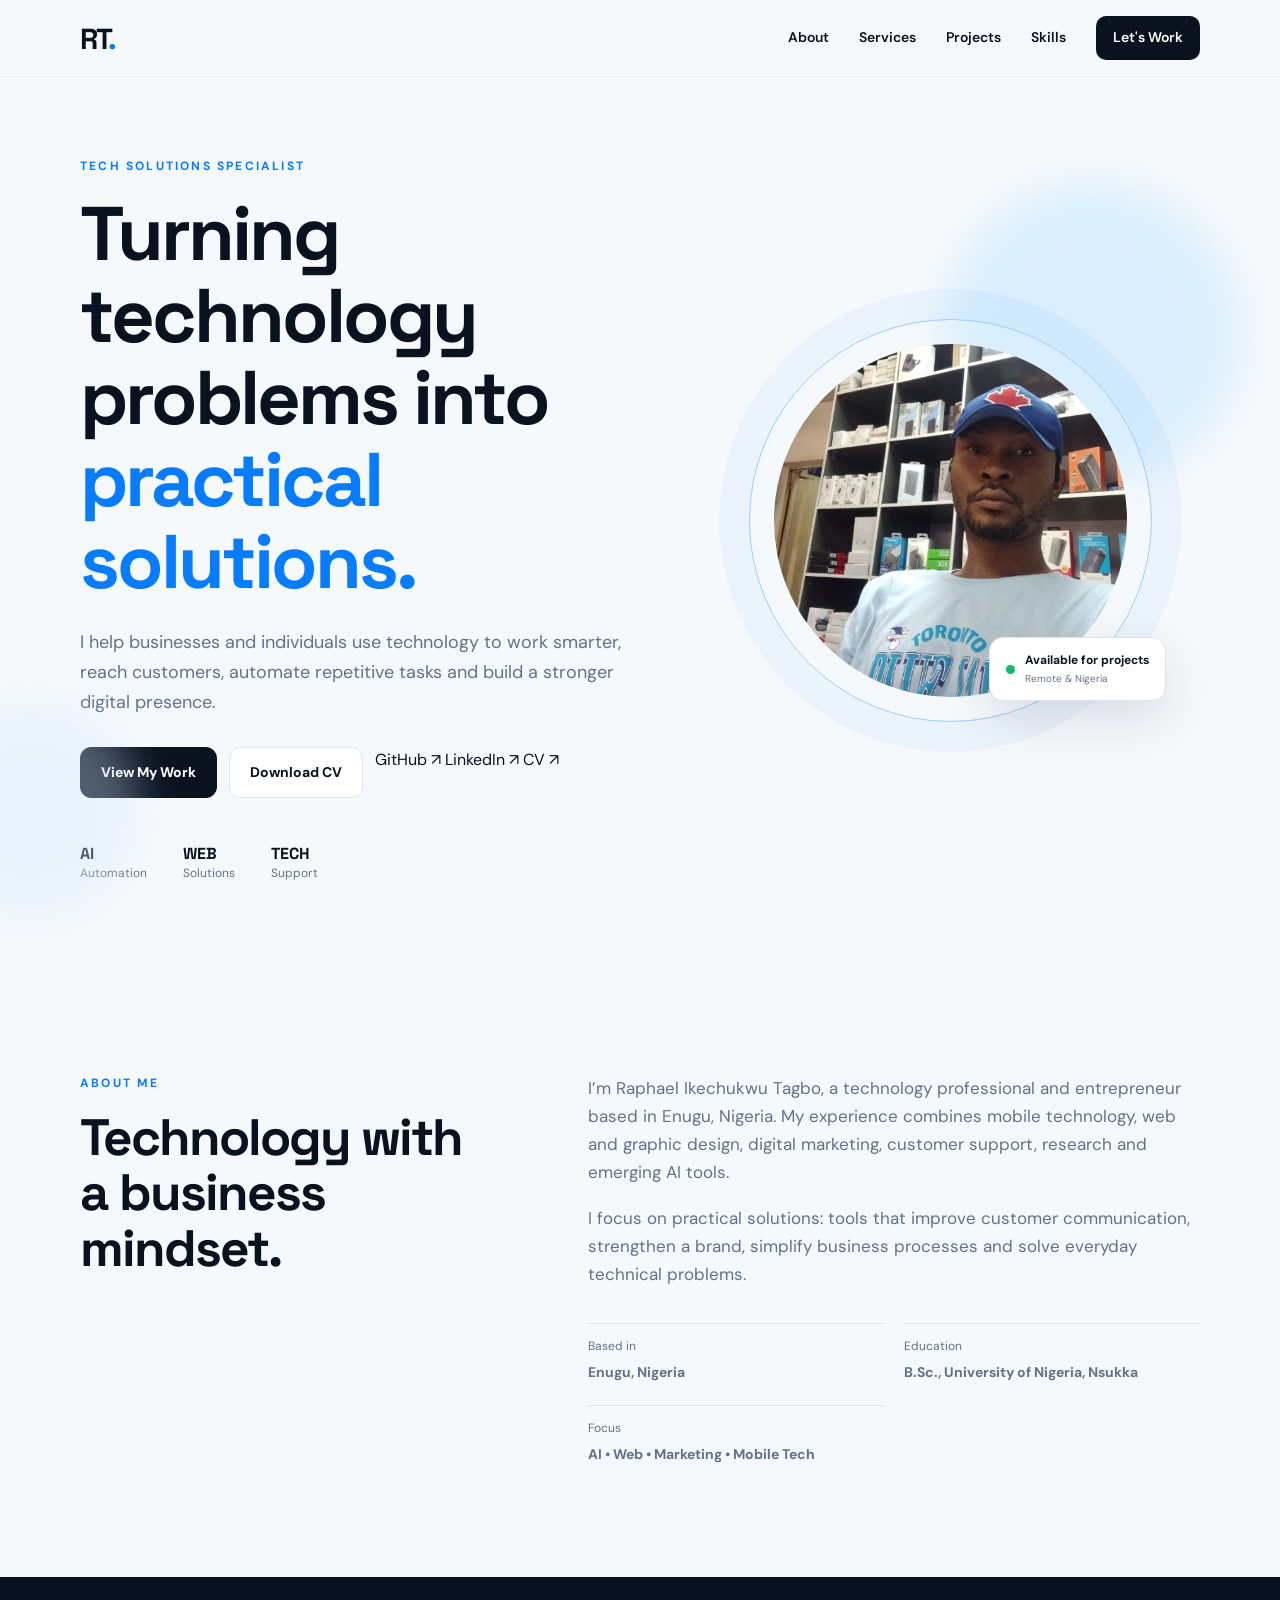
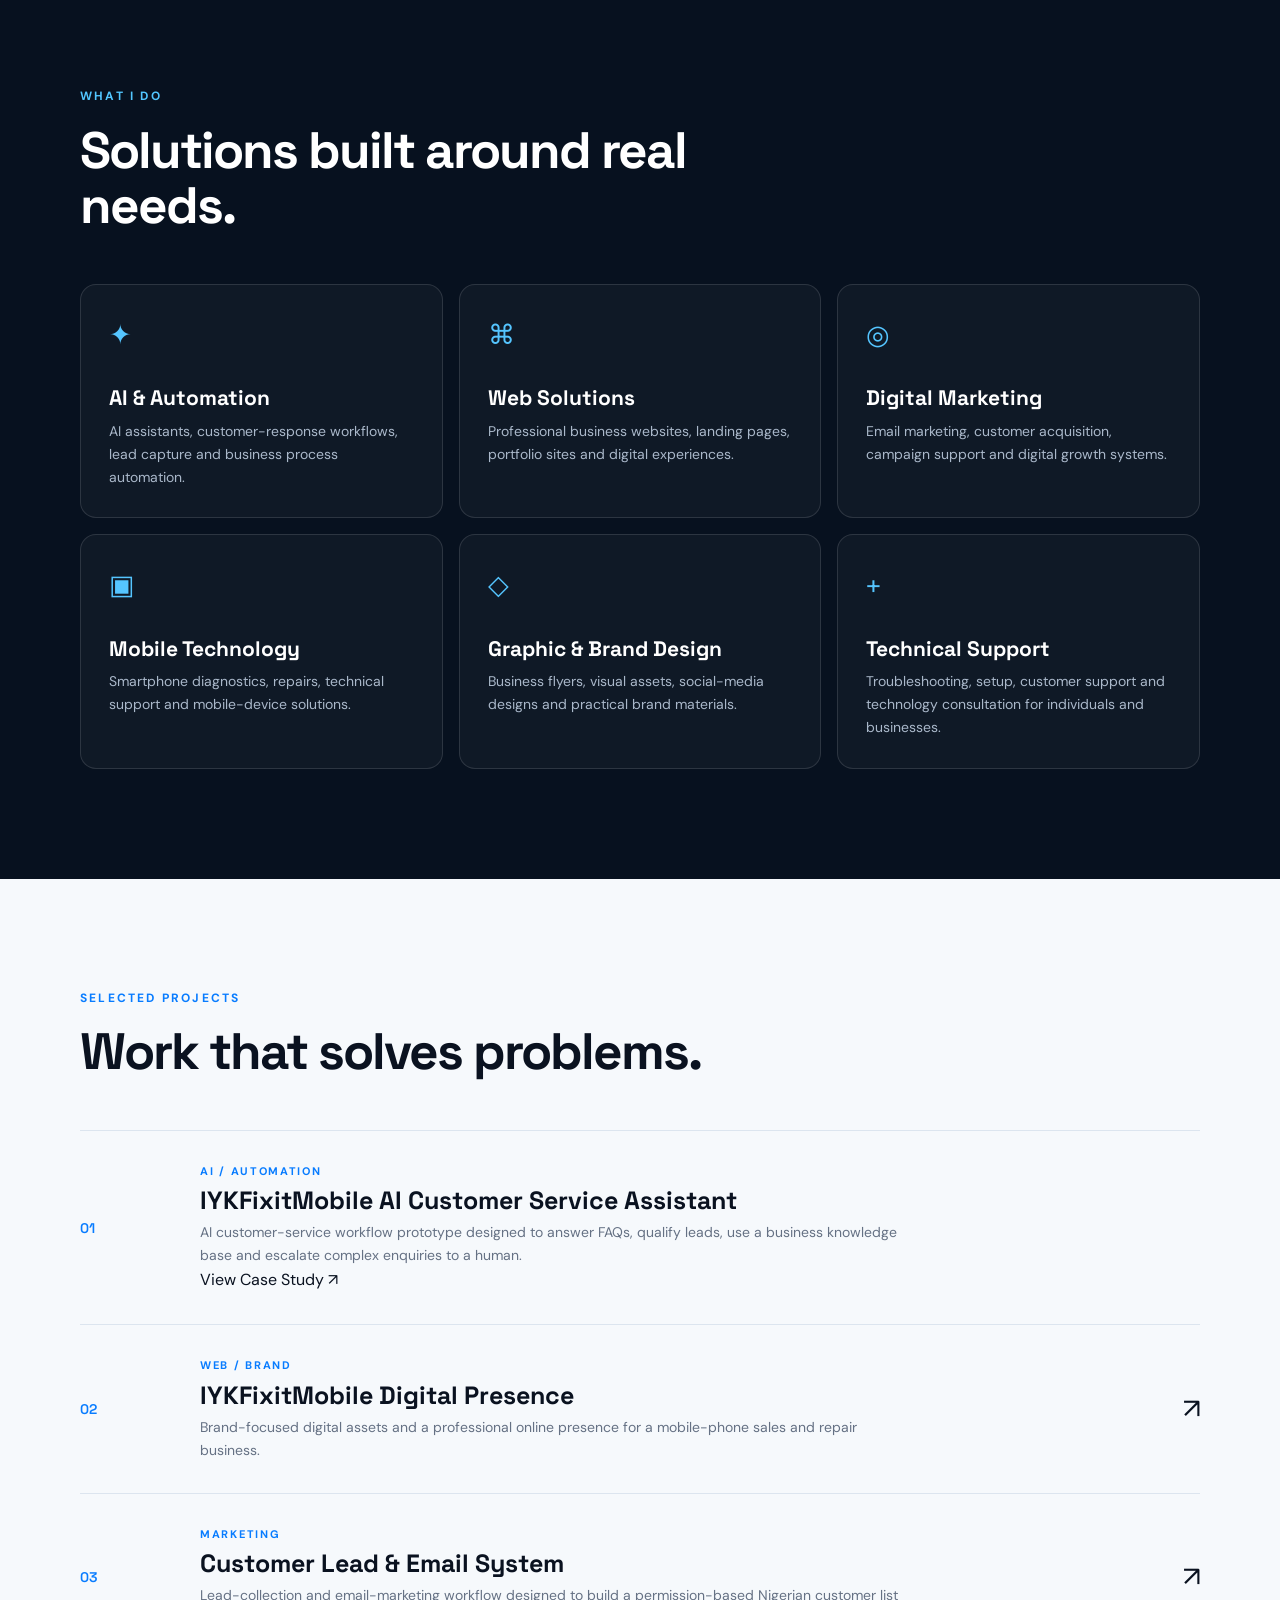
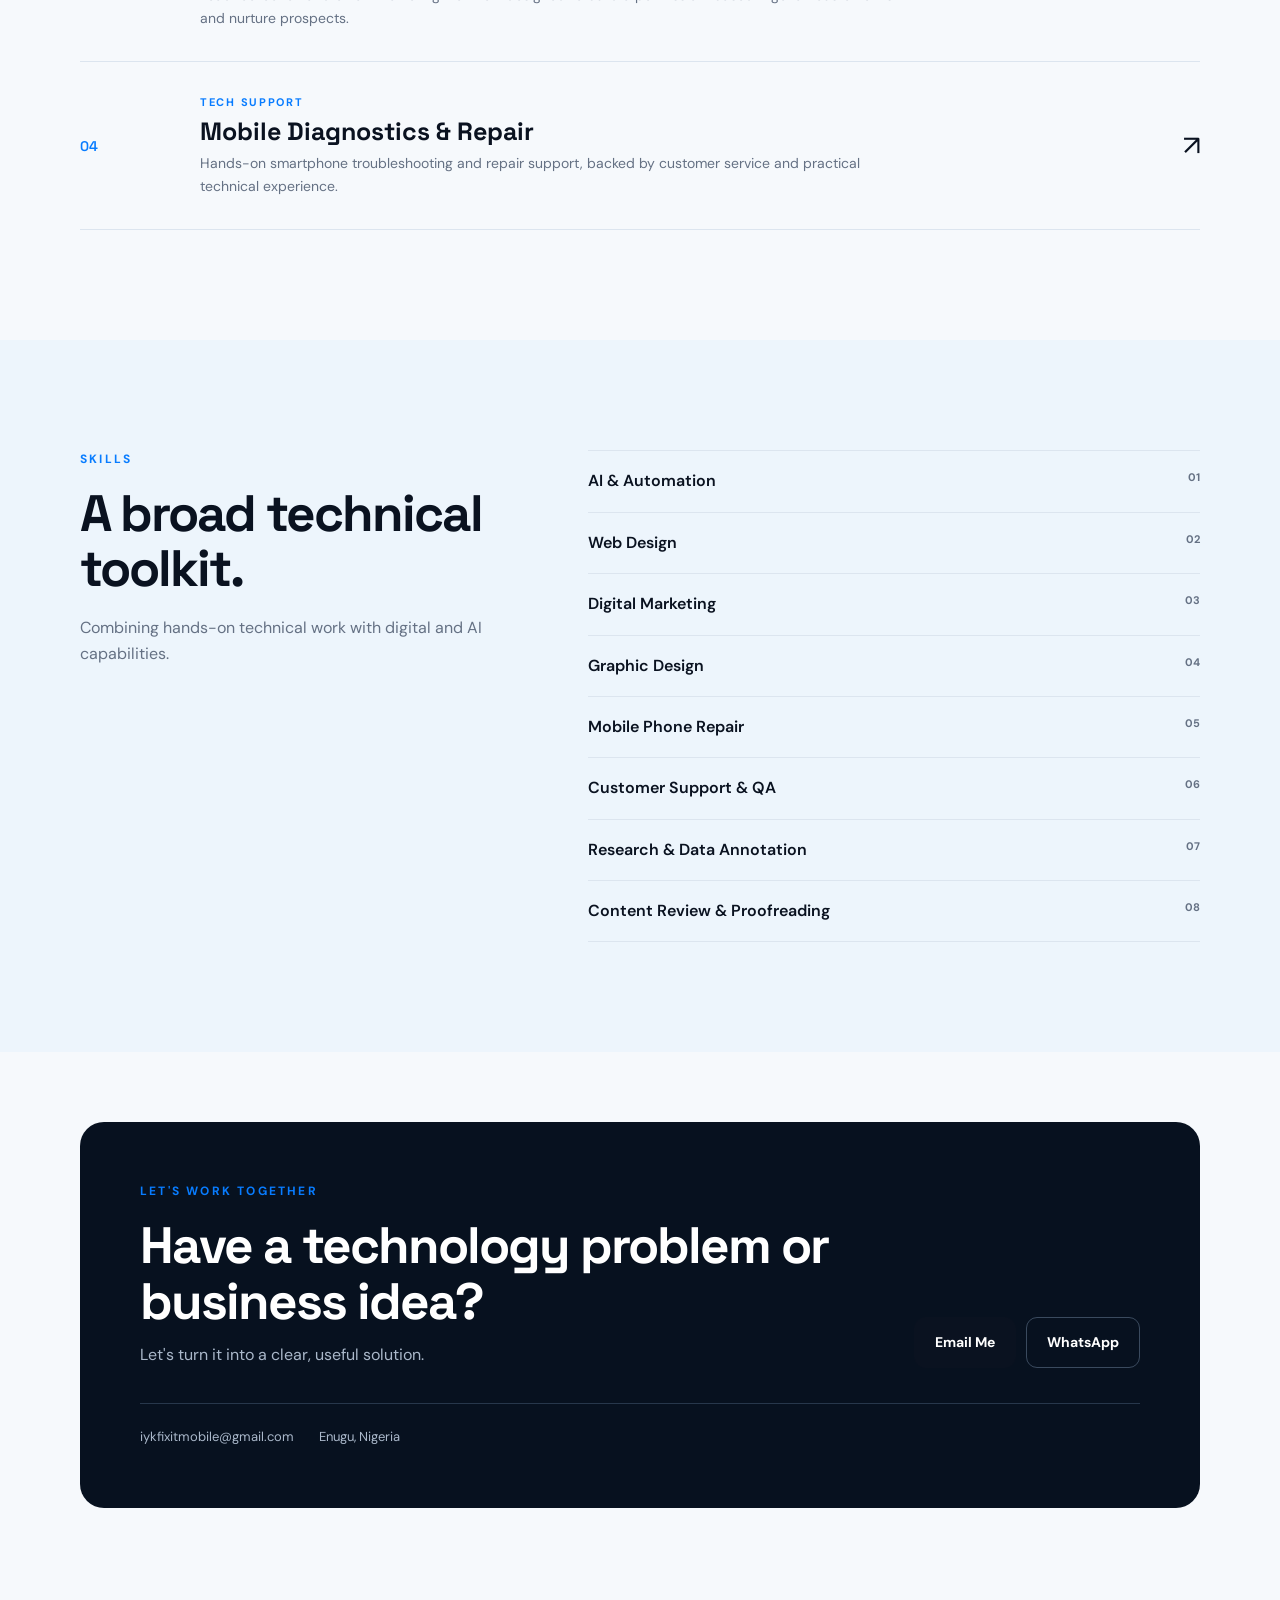
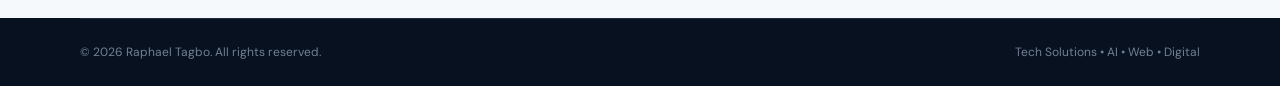
<file: index.html>
<!DOCTYPE html>
<html lang="en">
<head>
  <meta charset="UTF-8">
  <meta name="viewport" content="width=device-width, initial-scale=1.0">
  <meta name="description" content="Raphael Tagbo — Tech Solutions Specialist specializing in AI automation, web solutions, digital marketing and mobile technology.">
  <title>Raphael Tagbo | Tech Solutions Specialist</title>
  <link rel="stylesheet" href="style.css">
</head>
<body>
  <header class="nav-wrap">
    <nav class="nav container">
      <a class="brand" href="#home">RT<span>.</span></a>
      <button class="menu-toggle" aria-label="Open menu">☰</button>
      <div class="nav-links">
        <a href="#about">About</a>
        <a href="#services">Services</a>
        <a href="#projects">Projects</a>
        <a href="#skills">Skills</a>
        <a href="#contact" class="nav-cta">Let's Work</a>
      </div>
    </nav>
  </header>

  <main>
    <section id="home" class="hero">
      <div class="hero-glow glow-one"></div>
      <div class="hero-glow glow-two"></div>
      <div class="container hero-grid">
        <div class="hero-copy">
          <p class="eyebrow">TECH SOLUTIONS SPECIALIST</p>
          <h1>Turning technology problems into <span>practical solutions.</span></h1>
          <p class="hero-text">
            I help businesses and individuals use technology to work smarter, reach customers,
            automate repetitive tasks and build a stronger digital presence.
          </p>
          <div class="hero-actions">
        <a href="#projects" class="btn primary">View My Work</a>
<a href="Raphael_Tagbo_Tech_Solutions_CV.pdf" class="btn secondary" target="_blank">Download CV</a>
        <div class="social-links">
  <a href="https://github.com/iykfixitmobile" target="_blank">GitHub ↗</a>
  <a href="https://www.linkedin.com/in/tagbo-raphael-iykfixitmobile/" target="_blank">LinkedIn ↗</a>
  <a href="Raphael_Tagbo_Tech_Solutions_CV.pdf" target="_blank">CV ↗</a>
</div>    
          </div>
          <div class="quick-stats">
            <div><strong>AI</strong><span>Automation</span></div>
            <div><strong>WEB</strong><span>Solutions</span></div>
            <div><strong>TECH</strong><span>Support</span></div>
          </div>
        </div>
        <div class="hero-photo-wrap">
          <div class="photo-ring"></div>
          <img src="assets/profile.jpg" alt="Raphael Tagbo" class="hero-photo">
          <div class="floating-card">
            <span class="dot"></span>
            <div><strong>Available for projects</strong><small>Remote & Nigeria</small></div>
          </div>
        </div>
      </div>
    </section>

    <section id="about" class="section">
      <div class="container two-col">
        <div>
          <p class="eyebrow">ABOUT ME</p>
          <h2>Technology with a business mindset.</h2>
        </div>
        <div class="about-copy">
          <p>
            I’m Raphael Ikechukwu Tagbo, a technology professional and entrepreneur based in Enugu,
            Nigeria. My experience combines mobile technology, web and graphic design, digital
            marketing, customer support, research and emerging AI tools.
          </p>
          <p>
            I focus on practical solutions: tools that improve customer communication, strengthen
            a brand, simplify business processes and solve everyday technical problems.
          </p>
          <div class="about-details">
            <div><span>Based in</span><strong>Enugu, Nigeria</strong></div>
            <div><span>Education</span><strong>B.Sc., University of Nigeria, Nsukka</strong></div>
            <div><span>Focus</span><strong>AI • Web • Marketing • Mobile Tech</strong></div>
          </div>
        </div>
      </div>
    </section>

    <section id="services" class="section section-dark">
      <div class="container">
        <div class="section-heading">
          <p class="eyebrow">WHAT I DO</p>
          <h2>Solutions built around real needs.</h2>
        </div>
        <div class="cards">
          <article class="service-card">
            <div class="icon">✦</div>
            <h3>AI & Automation</h3>
            <p>AI assistants, customer-response workflows, lead capture and business process automation.</p>
          </article>
          <article class="service-card">
            <div class="icon">⌘</div>
            <h3>Web Solutions</h3>
            <p>Professional business websites, landing pages, portfolio sites and digital experiences.</p>
          </article>
          <article class="service-card">
            <div class="icon">◎</div>
            <h3>Digital Marketing</h3>
            <p>Email marketing, customer acquisition, campaign support and digital growth systems.</p>
          </article>
          <article class="service-card">
            <div class="icon">▣</div>
            <h3>Mobile Technology</h3>
            <p>Smartphone diagnostics, repairs, technical support and mobile-device solutions.</p>
          </article>
          <article class="service-card">
            <div class="icon">◇</div>
            <h3>Graphic & Brand Design</h3>
            <p>Business flyers, visual assets, social-media designs and practical brand materials.</p>
          </article>
          <article class="service-card">
            <div class="icon">+</div>
            <h3>Technical Support</h3>
            <p>Troubleshooting, setup, customer support and technology consultation for individuals and businesses.</p>
          </article>
        </div>
      </div>
    </section>

    <section id="projects" class="section">
      <div class="container">
        <div class="section-heading">
          <p class="eyebrow">SELECTED PROJECTS</p>
          <h2>Work that solves problems.</h2>
        </div>
        <div class="projects">
          <article class="project">
  <div class="project-number">01</div>
  <div>
    <p class="tag">AI / AUTOMATION</p>
    <h3>IYKFixitMobile AI Customer Service Assistant</h3>
    <p>AI customer-service workflow prototype designed to answer FAQs, qualify leads, use a business knowledge base and escalate complex enquiries to a human.</p>
    <a href="project-01.html" class="project-link">View Case Study ↗</a>
  </div>
</article>
          <article class="project">
            <div class="project-number">02</div>
            <div>
              <p class="tag">WEB / BRAND</p>
              <h3>IYKFixitMobile Digital Presence</h3>
              <p>Brand-focused digital assets and a professional online presence for a mobile-phone sales and repair business.</p>
            </div>
            <span class="arrow">↗</span>
          </article>
          <article class="project">
            <div class="project-number">03</div>
            <div>
              <p class="tag">MARKETING</p>
              <h3>Customer Lead & Email System</h3>
              <p>Lead-collection and email-marketing workflow designed to build a permission-based Nigerian customer list and nurture prospects.</p>
            </div>
            <span class="arrow">↗</span>
          </article>
          <article class="project">
            <div class="project-number">04</div>
            <div>
              <p class="tag">TECH SUPPORT</p>
              <h3>Mobile Diagnostics & Repair</h3>
              <p>Hands-on smartphone troubleshooting and repair support, backed by customer service and practical technical experience.</p>
            </div>
            <span class="arrow">↗</span>
          </article>
        </div>
      </div>
    </section>

    <section id="skills" class="section skills-section">
      <div class="container two-col">
        <div>
          <p class="eyebrow">SKILLS</p>
          <h2>A broad technical toolkit.</h2>
          <p class="muted">Combining hands-on technical work with digital and AI capabilities.</p>
        </div>
        <div class="skill-list">
          <div class="skill"><span>AI & Automation</span><b>01</b></div>
          <div class="skill"><span>Web Design</span><b>02</b></div>
          <div class="skill"><span>Digital Marketing</span><b>03</b></div>
          <div class="skill"><span>Graphic Design</span><b>04</b></div>
          <div class="skill"><span>Mobile Phone Repair</span><b>05</b></div>
          <div class="skill"><span>Customer Support & QA</span><b>06</b></div>
          <div class="skill"><span>Research & Data Annotation</span><b>07</b></div>
          <div class="skill"><span>Content Review & Proofreading</span><b>08</b></div>
        </div>
      </div>
    </section>

    <section id="contact" class="section contact">
      <div class="container contact-box">
        <div>
          <p class="eyebrow">LET'S WORK TOGETHER</p>
          <h2>Have a technology problem or business idea?</h2>
          <p>Let's turn it into a clear, useful solution.</p>
        </div>
        <div class="contact-actions">
          <a class="btn primary" href="mailto:iykfixitmobile@gmail.com">Email Me</a>
          <a class="btn secondary" href="https://wa.me/2349039267944?text=Hello%20Raphael%2C%20I%20found%20your%20portfolio%20and%20I%27d%20like%20to%20discuss%20a%20tech%20solution%20with%20you." target="_blank" rel="noopener">WhatsApp</a>
        </div>
        <div class="contact-info">
          <span>iykfixitmobile@gmail.com</span>
          <span>Enugu, Nigeria</span>
        </div>
      </div>
    </section>
  </main>

  <footer>
    <div class="container footer">
      <span>© <span id="year"></span> Raphael Tagbo. All rights reserved.</span>
      <span>Tech Solutions • AI • Web • Digital</span>
    </div>
  </footer>
  <script src="script.js"></script>
</body>
</html>
</file>
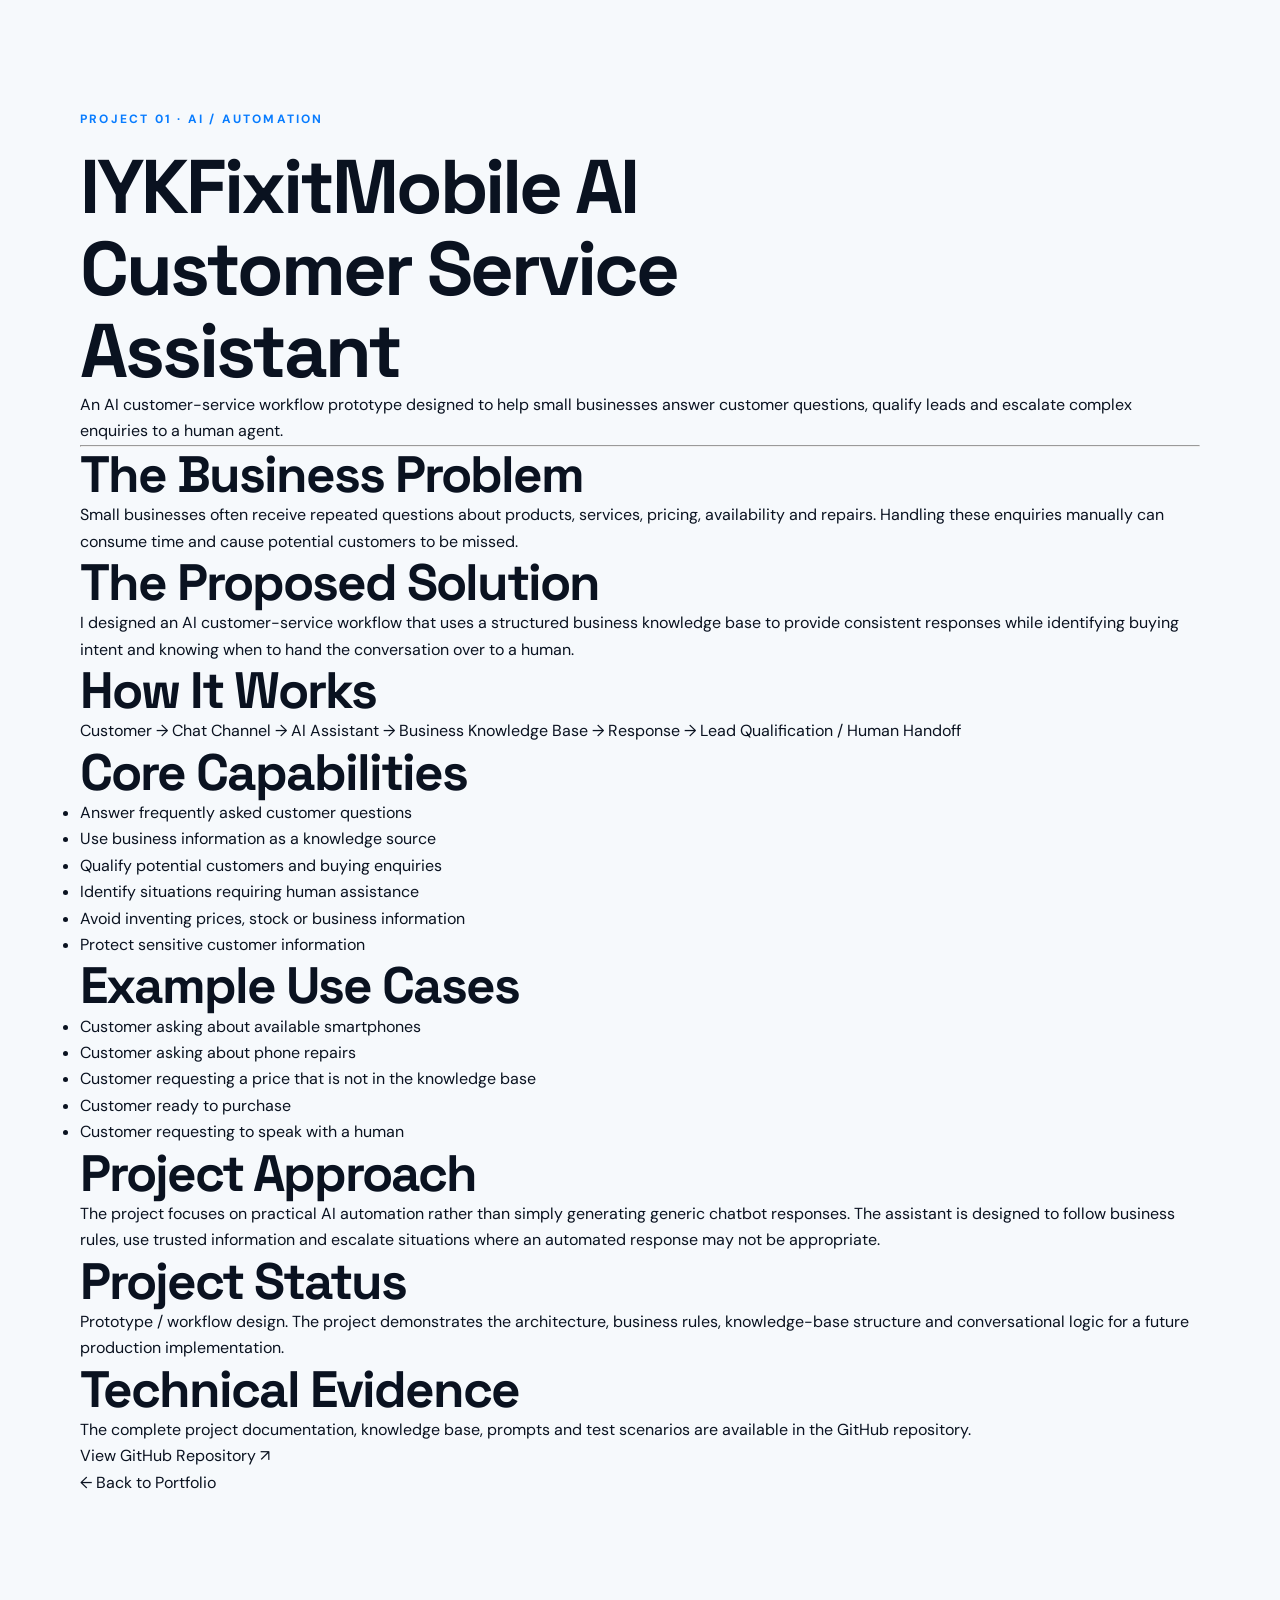
<file: project-01.html>
<!DOCTYPE html>
<html lang="en">
<head>
  <meta charset="UTF-8">
  <meta name="viewport" content="width=device-width, initial-scale=1.0">
  <title>IYKFixitMobile AI Customer Service Assistant | Raphael Tagbo</title>
  <link rel="stylesheet" href="style.css">
</head>

<body>

  <main class="section">
    <div class="container">

      <p class="eyebrow">PROJECT 01 · AI / AUTOMATION</p>

      <h1>IYKFixitMobile AI Customer Service Assistant</h1>

      <p>
        An AI customer-service workflow prototype designed to help small
        businesses answer customer questions, qualify leads and escalate
        complex enquiries to a human agent.
      </p>

      <hr>

      <h2>The Business Problem</h2>
      <p>
        Small businesses often receive repeated questions about products,
        services, pricing, availability and repairs. Handling these enquiries
        manually can consume time and cause potential customers to be missed.
      </p>

      <h2>The Proposed Solution</h2>
      <p>
        I designed an AI customer-service workflow that uses a structured
        business knowledge base to provide consistent responses while
        identifying buying intent and knowing when to hand the conversation
        over to a human.
      </p>

      <h2>How It Works</h2>

      <p>
        Customer → Chat Channel → AI Assistant → Business Knowledge Base
        → Response → Lead Qualification / Human Handoff
      </p>

      <h2>Core Capabilities</h2>

      <ul>
        <li>Answer frequently asked customer questions</li>
        <li>Use business information as a knowledge source</li>
        <li>Qualify potential customers and buying enquiries</li>
        <li>Identify situations requiring human assistance</li>
        <li>Avoid inventing prices, stock or business information</li>
        <li>Protect sensitive customer information</li>
      </ul>

      <h2>Example Use Cases</h2>

      <ul>
        <li>Customer asking about available smartphones</li>
        <li>Customer asking about phone repairs</li>
        <li>Customer requesting a price that is not in the knowledge base</li>
        <li>Customer ready to purchase</li>
        <li>Customer requesting to speak with a human</li>
      </ul>

      <h2>Project Approach</h2>

      <p>
        The project focuses on practical AI automation rather than simply
        generating generic chatbot responses. The assistant is designed to
        follow business rules, use trusted information and escalate situations
        where an automated response may not be appropriate.
      </p>

      <h2>Project Status</h2>

      <p>
        Prototype / workflow design. The project demonstrates the architecture,
        business rules, knowledge-base structure and conversational logic for
        a future production implementation.
      </p>

      <h2>Technical Evidence</h2>

      <p>
        The complete project documentation, knowledge base, prompts and test
        scenarios are available in the GitHub repository.
      </p>

      <p>
        <a href="https://github.com/iykfixitmobile/ai-customer-service-assistant"
           target="_blank"
           rel="noopener">
          View GitHub Repository ↗
        </a>
      </p>

      <p>
        <a href="index.html">← Back to Portfolio</a>
      </p>

    </div>
  </main>

</body>
</html>
</file>
<file: style.css>
@import url('https://fonts.googleapis.com/css2?family=DM+Sans:wght@400;500;600;700&family=Space+Grotesk:wght@500;600;700&display=swap');

:root{
  --bg:#f6f9fc; --surface:#fff; --ink:#0a1220; --muted:#657184;
  --blue:#087cff; --blue2:#00b7ff; --line:#dce5ef; --dark:#07111f;
}
*{box-sizing:border-box;margin:0;padding:0}
html{scroll-behavior:smooth}
body{font-family:"DM Sans",sans-serif;color:var(--ink);background:var(--bg);line-height:1.65}
a{text-decoration:none;color:inherit}
.container{width:min(1120px,92%);margin:auto}
.nav-wrap{position:sticky;top:0;z-index:50;background:rgba(246,249,252,.88);backdrop-filter:blur(16px);border-bottom:1px solid rgba(220,229,239,.7)}
.nav{height:76px;display:flex;align-items:center;justify-content:space-between}
.brand{font:700 29px "Space Grotesk";letter-spacing:-2px}.brand span{color:var(--blue)}
.nav-links{display:flex;gap:30px;align-items:center;font-weight:600;font-size:14px}.nav-links a:hover{color:var(--blue)}
.nav-cta{padding:10px 17px;border-radius:10px;background:var(--ink);color:white!important}
.menu-toggle{display:none;border:0;background:none;font-size:25px}
.hero{min-height:calc(100vh - 76px);display:flex;align-items:center;overflow:hidden;position:relative}
.hero-grid{display:grid;grid-template-columns:1.05fr .95fr;align-items:center;gap:70px;padding:80px 0}
.eyebrow{font-size:12px;font-weight:700;letter-spacing:2.2px;color:var(--blue);margin-bottom:16px}
h1,h2,h3{font-family:"Space Grotesk",sans-serif;line-height:1.08}
h1{font-size:clamp(45px,6vw,76px);letter-spacing:-3px;max-width:760px}
h1 span{color:var(--blue)}
.hero-text{font-size:18px;color:var(--muted);max-width:650px;margin:25px 0 30px}
.hero-actions{display:flex;gap:12px;flex-wrap:wrap}.btn{display:inline-flex;align-items:center;justify-content:center;padding:13px 20px;border-radius:11px;font-weight:700;font-size:14px;border:1px solid var(--ink)}
.btn.primary{background:var(--ink);color:#fff}.btn.primary:hover{transform:translateY(-2px)}
.btn.secondary{border-color:var(--line);background:#fff}.btn.secondary:hover{border-color:var(--blue);color:var(--blue)}
.quick-stats{display:flex;gap:36px;margin-top:45px}.quick-stats div{display:flex;flex-direction:column}.quick-stats strong{font:700 16px "Space Grotesk"}.quick-stats span{font-size:12px;color:var(--muted)}
.hero-photo-wrap{position:relative;justify-self:center;width:min(420px,100%);aspect-ratio:1/1}
.hero-photo{width:84%;height:84%;object-fit:cover;border-radius:50%;position:absolute;inset:8%;z-index:2;filter:saturate(.92)}
.photo-ring{position:absolute;inset:2%;border:1px solid #9acbff;border-radius:50%;box-shadow:0 0 0 30px rgba(8,124,255,.045)}
.floating-card{position:absolute;z-index:4;right:-5px;bottom:7%;background:#fff;border:1px solid var(--line);box-shadow:0 18px 50px rgba(7,17,31,.12);border-radius:14px;padding:13px 16px;display:flex;gap:10px;align-items:center;font-size:12px}.floating-card small{display:block;color:var(--muted)}.dot{width:9px;height:9px;border-radius:50%;background:#16b86a}
.hero-glow{position:absolute;border-radius:50%;filter:blur(20px);opacity:.35;pointer-events:none}.glow-one{width:300px;height:300px;background:#a8dcff;right:3%;top:12%}.glow-two{width:220px;height:220px;background:#d2e9ff;left:-80px;bottom:5%}
.section{padding:110px 0}.two-col{display:grid;grid-template-columns:.8fr 1.2fr;gap:100px}.section h2{font-size:clamp(35px,4vw,52px);letter-spacing:-2px}
.about-copy{font-size:17px;color:var(--muted)}.about-copy p+p{margin-top:18px}.about-details{display:grid;grid-template-columns:1fr 1fr;gap:20px;margin-top:35px}.about-details div{border-top:1px solid var(--line);padding-top:13px}.about-details span{display:block;font-size:12px;color:var(--muted)}.about-details strong{font-size:14px}
.section-dark{background:var(--dark);color:white}.section-dark .eyebrow{color:#52c6ff}.section-heading{max-width:650px;margin-bottom:50px}.section-heading h2{font-size:clamp(35px,4vw,54px)}
.cards{display:grid;grid-template-columns:repeat(3,1fr);gap:16px}.service-card{border:1px solid rgba(255,255,255,.12);border-radius:16px;padding:28px;background:rgba(255,255,255,.035);min-height:220px}.service-card:hover{border-color:#3eafff;transform:translateY(-3px);transition:.2s}.icon{font-size:27px;color:#55c5ff;margin-bottom:30px}.service-card h3{font-size:21px;margin-bottom:10px}.service-card p{color:#aab8ca;font-size:14px}
.projects{border-top:1px solid var(--line)}.project{display:grid;grid-template-columns:90px 1fr 50px;gap:30px;align-items:center;padding:31px 0;border-bottom:1px solid var(--line)}.project-number{font:600 14px "Space Grotesk";color:var(--blue)}.tag{font-size:11px;letter-spacing:1.7px;color:var(--blue);font-weight:700;margin-bottom:7px}.project h3{font-size:25px;margin-bottom:7px}.project p:not(.tag){color:var(--muted);max-width:720px;font-size:14px}.arrow{font-size:28px;text-align:right}
.skills-section{background:#edf5fc}.muted{color:var(--muted);margin-top:18px}.skill-list{border-top:1px solid var(--line)}.skill{display:flex;justify-content:space-between;padding:17px 0;border-bottom:1px solid var(--line);font-weight:600}.skill b{font-size:11px;color:var(--muted)}
.contact{padding-top:70px}.contact-box{background:var(--dark);color:#fff;border-radius:24px;padding:60px;display:grid;grid-template-columns:1fr auto;gap:25px;align-items:end}.contact-box h2{font-size:clamp(35px,4vw,54px);max-width:720px;letter-spacing:-2px}.contact-box p:not(.eyebrow){color:#aab8ca;margin-top:13px}.contact-actions{display:flex;gap:10px}.contact-actions .secondary{color:#fff;background:transparent;border-color:#3a4a5e}.contact-info{grid-column:1/-1;display:flex;gap:25px;color:#aab8ca;font-size:13px;border-top:1px solid #27374b;padding-top:22px;margin-top:10px}
footer{background:var(--dark);color:#718095}.footer{border-top:1px solid #1b2a3d;padding:24px 0;display:flex;justify-content:space-between;font-size:12px}
@media(max-width:850px){.nav-links{display:none}.menu-toggle{display:block}.nav-links.open{position:absolute;display:flex;flex-direction:column;left:4%;right:4%;top:68px;background:#fff;padding:18px;border:1px solid var(--line);border-radius:12px;box-shadow:0 15px 40px #07111f18}.hero-grid,.two-col{grid-template-columns:1fr;gap:55px}.hero{min-height:auto}.hero-grid{padding:70px 0}.hero-photo-wrap{width:min(360px,88vw)}.cards{grid-template-columns:1fr 1fr}.contact-box{grid-template-columns:1fr;padding:40px}.contact-actions{align-items:flex-start}.contact-info{flex-direction:column;gap:5px}}
@media(max-width:560px){.section{padding:80px 0}h1{letter-spacing:-2px}.cards{grid-template-columns:1fr}.project{grid-template-columns:45px 1fr}.arrow{display:none}.about-details{grid-template-columns:1fr}.quick-stats{gap:22px}.floating-card{right:0}.contact-box{border-radius:18px}.footer{flex-direction:column;gap:8px}}
</file>
